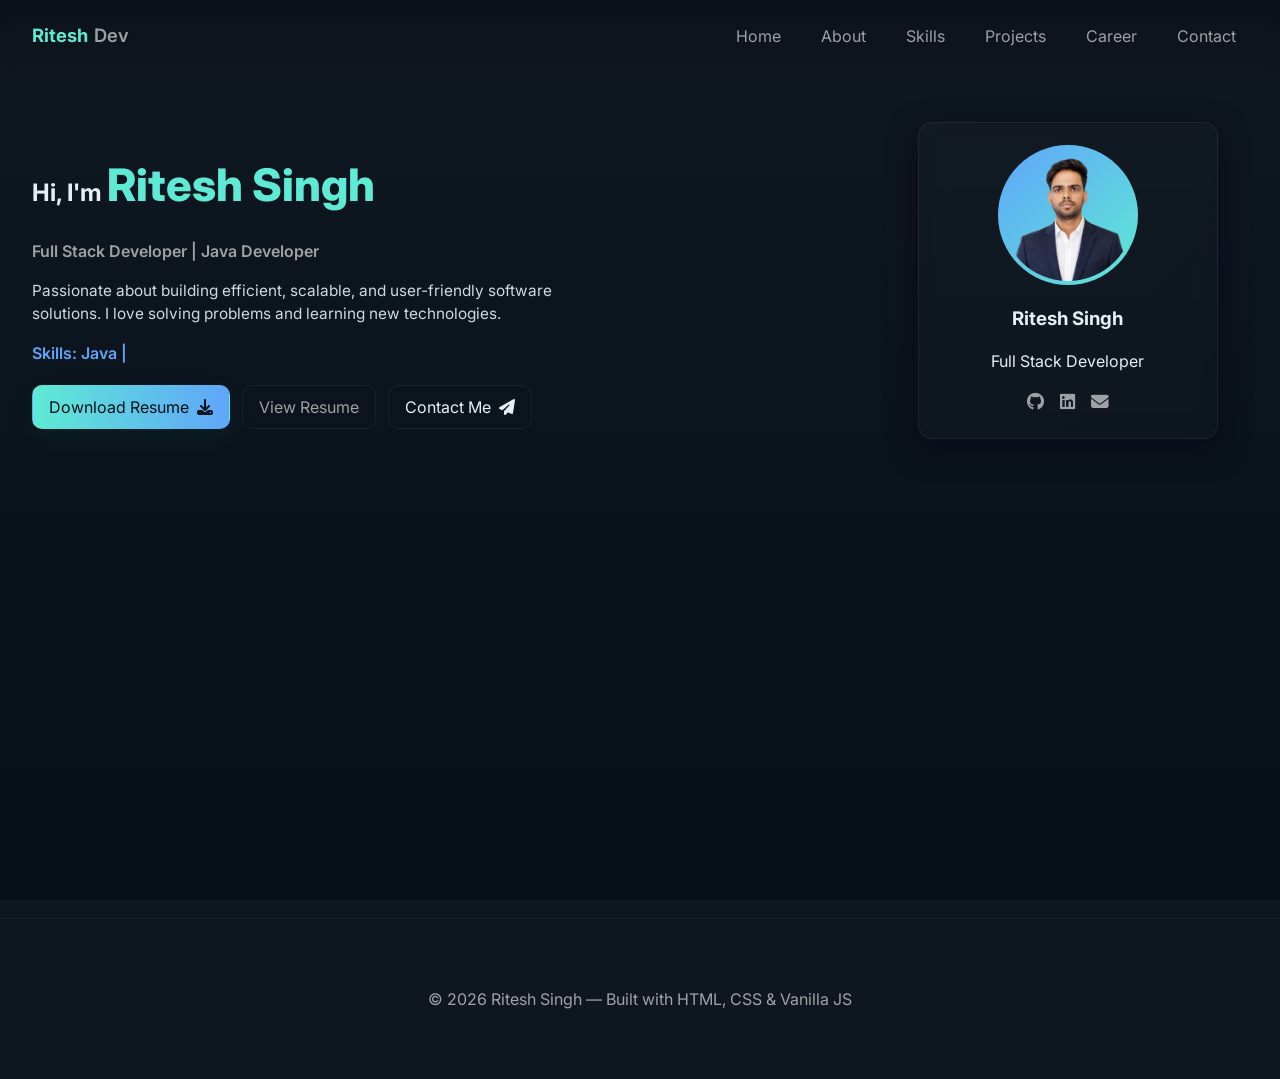
<file: index.html>
<!doctype html>
<html lang="en">

<head>
  <meta charset="utf-8" />
  <meta name="viewport" content="width=device-width, initial-scale=1" />
  <meta name="description" content="Ritesh Singh - Full Stack Developer portfolio" />
  <title>Ritesh Singh — Full Stack Developer</title>
  <link rel="preconnect" href="https://fonts.googleapis.com">
  <link rel="preconnect" href="https://fonts.gstatic.com" crossorigin>
  <link href="https://fonts.googleapis.com/css2?family=Inter:wght@300;400;600;700;800&display=swap" rel="stylesheet">
  <link rel="stylesheet" href="https://cdnjs.cloudflare.com/ajax/libs/font-awesome/6.5.0/css/all.min.css"
    crossorigin="anonymous" referrerpolicy="no-referrer" />
  <link rel="stylesheet" href="style.css" />
  <script>document.documentElement.classList.add('js');</script>
</head>

<body>
  <!-- Loading overlay -->
  <div id="loading" class="loading">
    <div class="spinner"></div>
  </div>

  <header class="site-header" id="top">
    <div class="container nav">
      <a href="index.html" class="logo">Ritesh<span>Dev</span></a>
      <ul class="nav-links">
        <li><a href="index.html" class="nav-link active">Home</a></li>
        <li><a href="about.html" class="nav-link">About</a></li>
        <li><a href="skills.html" class="nav-link">Skills</a></li>
        <li><a href="projects.html" class="nav-link">Projects</a></li>
        <li><a href="career.html" class="nav-link">Career</a></li>
        <li><a href="contact.html" class="nav-link">Contact</a></li>
      </ul>
      <button class="nav-toggle" aria-label="Toggle navigation"><i class="fa fa-bars"></i></button>
    </div>
  </header>

  <main>
    <!-- Hero -->
    <section id="home" class="hero">
      <div class="container">
        <div class="hero-left">
          <h1>Hi, I'm <span class="name">Ritesh Singh</span></h1>
          <p class="subtitle">Full Stack Developer | Java Developer</p>
          <p class="lead">Passionate about building efficient, scalable, and user-friendly software solutions. I love
            solving problems and learning new technologies.</p>

          <div class="typing">Skills: <span id="typing"></span><span class="cursor">|</span></div>

          <div class="hero-ctas">
            <a class="btn primary" href="assets/resume/Ritesh_Singh_Resume.pdf" download>Download Resume <i
                class="fa fa-download"></i></a>
            <a class="btn outline" href="assets/resume/Ritesh_Singh_Resume.pdf" target="_blank" rel="noopener">View
              Resume</a>
            <a class="btn outline" href="contact.html">Contact Me <i class="fa fa-paper-plane"></i></a>
          </div>
        </div>

        <aside class="hero-right" aria-labelledby="profile-heading">
          <div class="card glass profile-card">
            <img src="assets/images/profile.png" alt="Profile" class="profile-img" />
            <div class="profile-info">
              <h3 id="profile-heading">Ritesh Singh</h3>
              <p>Full Stack Developer</p>
              <div class="socials">
                <a href="https://github.com/ritesh1145" aria-label="GitHub" target="_blank" rel="noopener noreferrer"><i
                    class="fa-brands fa-github"></i></a>
                <a href="https://www.linkedin.com/in/ritesh-singh-591aba2a6" aria-label="LinkedIn" target="_blank"
                  rel="noopener noreferrer"><i class="fa-brands fa-linkedin"></i></a>
                <a href="mailto:riteshs1145@gmail.com" aria-label="Email"><i class="fa fa-envelope"></i></a>
              </div>
            </div>
          </div>
        </aside>
      </div>
    </section>

    <!-- 'More' section removed per request -->
  </main>

  <button id="backToTop" class="back-to-top" aria-label="Back to top"><i class="fa fa-angle-up"></i></button>

  <footer class="site-footer">
    <div class="container">© <span id="year"></span> Ritesh Singh — Built with HTML, CSS &amp; Vanilla JS</div>
  </footer>

  <script src="script.js"></script>
</body>

</html>
</file>
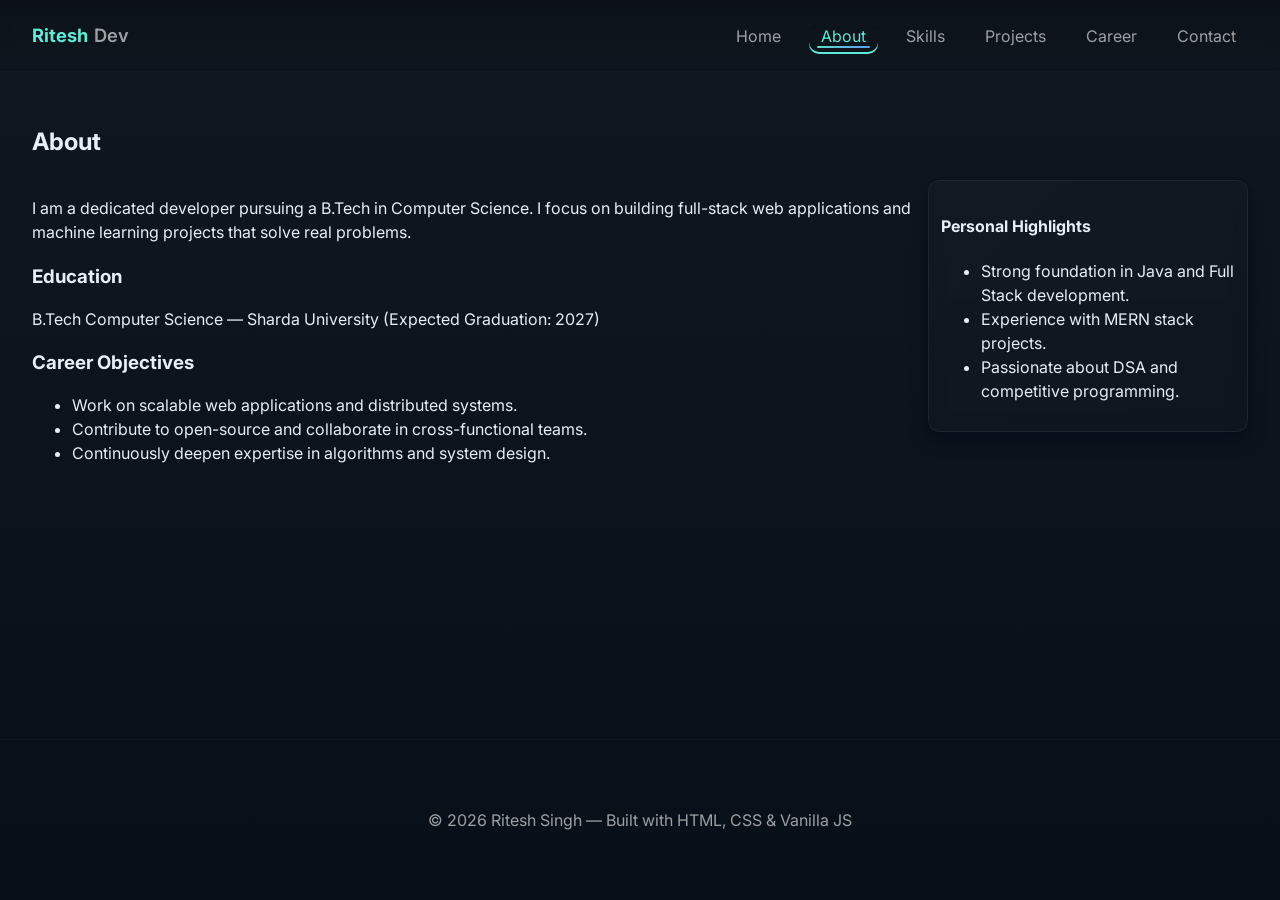
<file: about.html>
<!doctype html>
<html lang="en">

<head>
  <meta charset="utf-8" />
  <meta name="viewport" content="width=device-width, initial-scale=1" />
  <meta name="description" content="About — Ritesh Singh" />
  <title>About — Ritesh Singh</title>
  <link rel="preconnect" href="https://fonts.googleapis.com">
  <link rel="preconnect" href="https://fonts.gstatic.com" crossorigin>
  <link href="https://fonts.googleapis.com/css2?family=Inter:wght@300;400;600;700;800&display=swap" rel="stylesheet">
  <link rel="stylesheet" href="https://cdnjs.cloudflare.com/ajax/libs/font-awesome/6.5.0/css/all.min.css"
    crossorigin="anonymous" referrerpolicy="no-referrer" />
  <link rel="stylesheet" href="style.css" />
  <script>document.documentElement.classList.add('js');</script>
</head>

<body>
  <header class="site-header" id="top">
    <div class="container nav">
      <a href="index.html" class="logo">Ritesh<span>Dev</span></a>
      <ul class="nav-links">
        <li><a href="index.html" class="nav-link">Home</a></li>
        <li><a href="about.html" class="nav-link active">About</a></li>
        <li><a href="skills.html" class="nav-link">Skills</a></li>
        <li><a href="projects.html" class="nav-link">Projects</a></li>
        <li><a href="career.html" class="nav-link">Career</a></li>
        <li><a href="contact.html" class="nav-link">Contact</a></li>
      </ul>
      <button class="nav-toggle" aria-label="Toggle navigation"><i class="fa fa-bars"></i></button>
    </div>
  </header>

  <main class="container">
    <section class="about reveal">
      <h1>About</h1>
      <div class="about-grid">
        <div class="about-text">
          <p>I am a dedicated developer pursuing a B.Tech in Computer Science. I focus on building full-stack web
            applications and machine learning projects that solve real problems.</p>
          <h3>Education</h3>
          <p>B.Tech Computer Science — Sharda University (Expected Graduation: 2027)</p>
          <h3>Career Objectives</h3>
          <ul>
            <li>Work on scalable web applications and distributed systems.</li>
            <li>Contribute to open-source and collaborate in cross-functional teams.</li>
            <li>Continuously deepen expertise in algorithms and system design.</li>
          </ul>
        </div>
        <div class="about-highlights">
          <div class="card glass highlight">
            <h4>Personal Highlights</h4>
            <ul>
              <li>Strong foundation in Java and Full Stack development.</li>
              <li>Experience with MERN stack projects.</li>
              <li>Passionate about DSA and competitive programming.</li>
            </ul>
          </div>
        </div>
      </div>
    </section>
  </main>

  <footer class="site-footer">
    <div class="container">© <span id="year"></span> Ritesh Singh — Built with HTML, CSS &amp; Vanilla JS</div>
  </footer>

  <script src="script.js"></script>
</body>

</html>
</file>
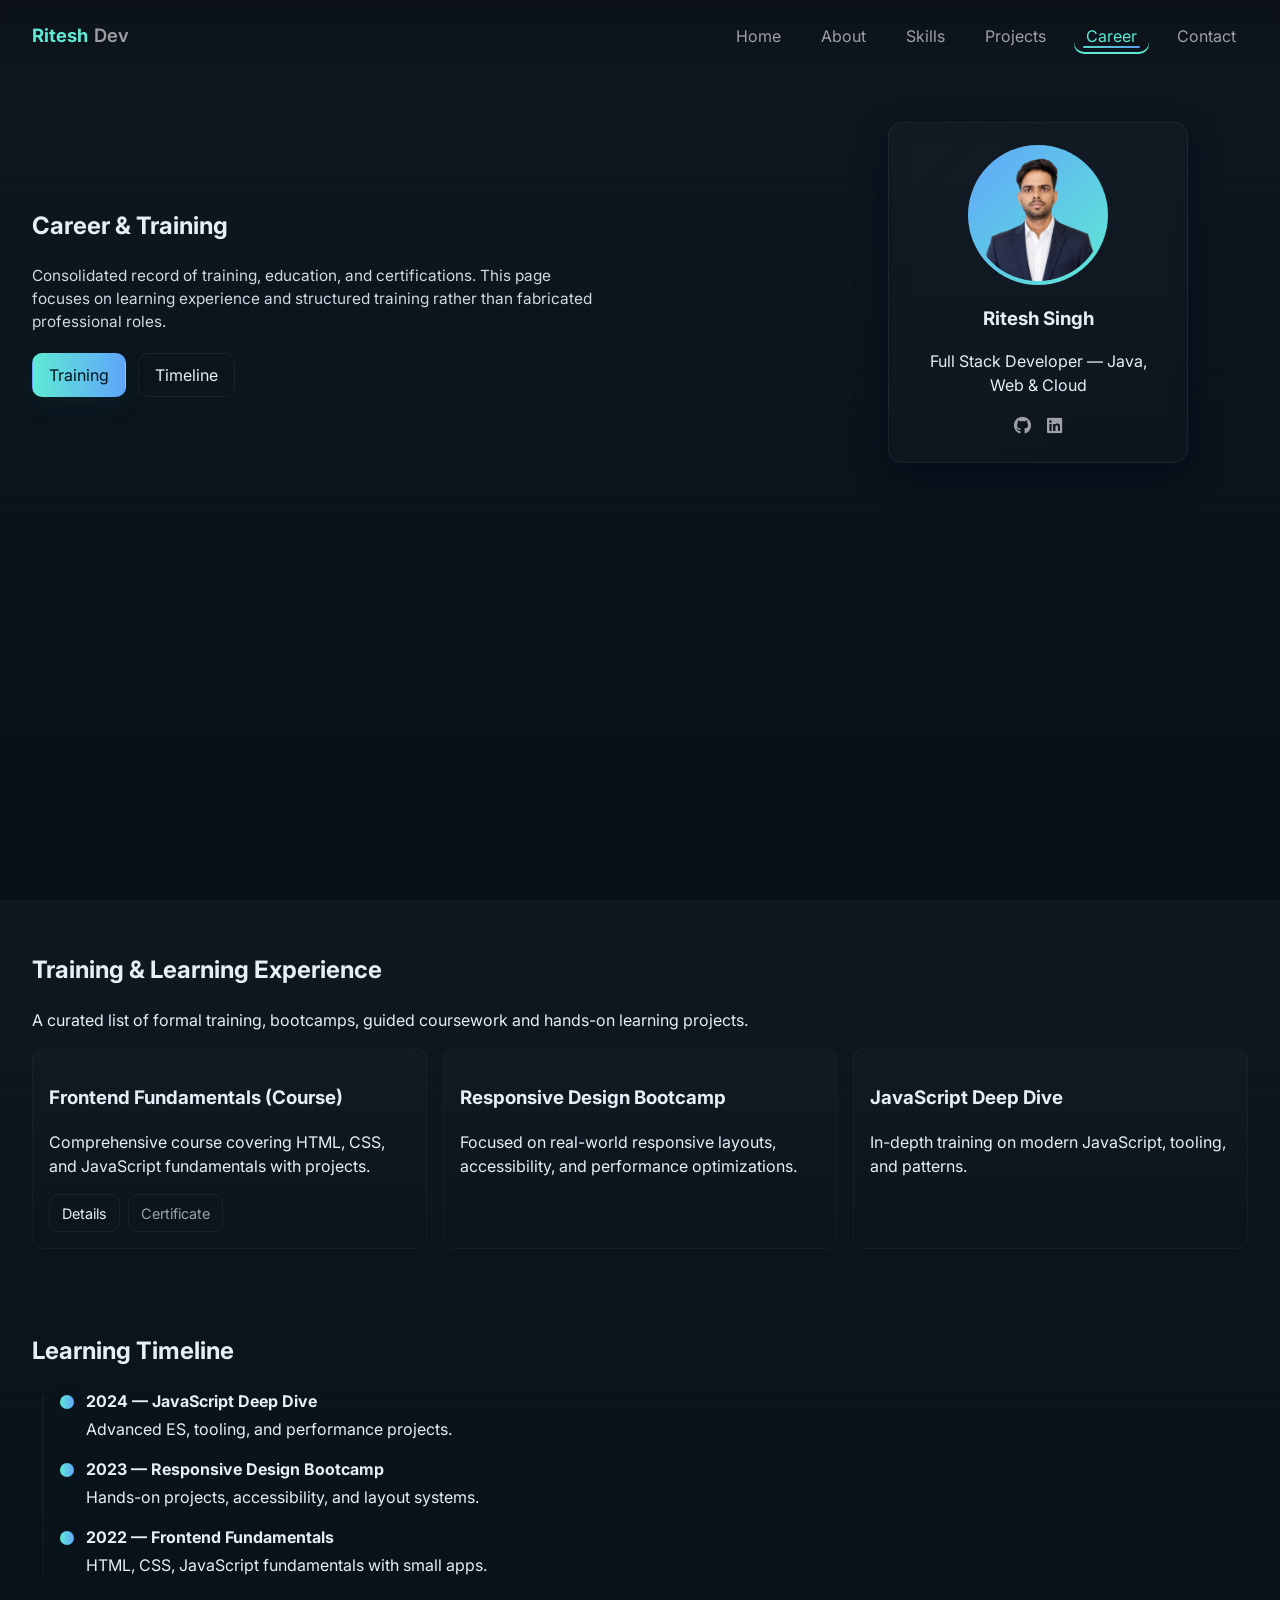
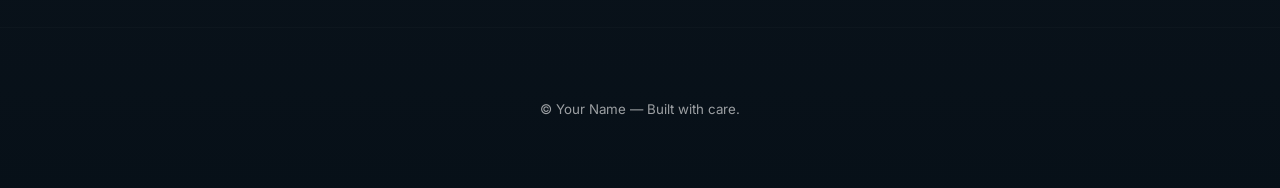
<file: career.html>
<!doctype html>
<html lang="en">

<head>
  <meta charset="utf-8">
  <meta name="viewport" content="width=device-width,initial-scale=1">
  <title>Career — Ritesh Singh</title>
  <link rel="preconnect" href="https://fonts.googleapis.com">
  <link rel="preconnect" href="https://fonts.gstatic.com" crossorigin>
  <link href="https://fonts.googleapis.com/css2?family=Inter:wght@300;400;600;700;800&display=swap" rel="stylesheet">
  <link rel="stylesheet" href="https://cdnjs.cloudflare.com/ajax/libs/font-awesome/6.5.0/css/all.min.css"
    crossorigin="anonymous" referrerpolicy="no-referrer" />
  <link rel="stylesheet" href="style.css">
  <script>document.documentElement.classList.add('js');</script>
</head>

<body>
  <header class="site-header" id="top">
    <div class="container nav">
      <a href="index.html" class="logo">Ritesh<span>Dev</span></a>
      <ul class="nav-links">
        <li><a href="index.html" class="nav-link">Home</a></li>
        <li><a href="about.html" class="nav-link">About</a></li>
        <li><a href="skills.html" class="nav-link">Skills</a></li>
        <li><a href="projects.html" class="nav-link">Projects</a></li>
        <li><a href="career.html" class="nav-link active">Career</a></li>
        <li><a href="contact.html" class="nav-link">Contact</a></li>
      </ul>
      <button class="nav-toggle" aria-label="Toggle navigation"><i class="fa fa-bars"></i></button>
    </div>
  </header>

  <main>
    <section class="section hero">
      <div class="container">
        <div class="hero-left">
          <h1>Career & Training</h1>
          <p class="lead">Consolidated record of training, education, and certifications. This page focuses on learning
            experience and structured training rather than fabricated professional roles.</p>
          <div class="hero-ctas">
            <a class="btn primary" href="#training">Training</a>
            <a class="btn outline" href="#timeline">Timeline</a>
          </div>
        </div>

        <aside class="profile-card glass">
          <img src="assets/images/profile.png" alt="Ritesh Singh" class="profile-img">
          <div class="profile-info">
            <h3>Ritesh Singh</h3>
            <p class="muted">Full Stack Developer — Java, Web & Cloud</p>
            <div class="socials">
              <a href="https://github.com/ritesh1145" aria-label="GitHub" target="_blank" rel="noopener noreferrer"><i
                  class="fa-brands fa-github"></i></a>
              <a href="https://www.linkedin.com/in/ritesh-singh-591aba2a6" aria-label="LinkedIn" target="_blank"
                rel="noopener noreferrer"><i class="fa-brands fa-linkedin"></i></a>
            </div>
          </div>
        </aside>
      </div>
    </section>

    <section id="training" class="section">
      <div class="container">
        <h2>Training & Learning Experience</h2>
        <p class="muted">A curated list of formal training, bootcamps, guided coursework and hands-on learning projects.
        </p>

        <div class="projects-grid" style="margin-top:1rem">
          <article class="project-card">
            <div class="project-body">
              <h3>Frontend Fundamentals (Course)</h3>
              <p class="muted">Comprehensive course covering HTML, CSS, and JavaScript fundamentals with projects.</p>
              <div class="project-actions">
                <a class="btn small outline" href="#">Details</a>
                <a class="btn small view" href="#">Certificate</a>
              </div>
            </div>
          </article>

          <article class="project-card">
            <div class="project-body">
              <h3>Responsive Design Bootcamp</h3>
              <p class="muted">Focused on real-world responsive layouts, accessibility, and performance optimizations.
              </p>
            </div>
          </article>

          <article class="project-card">
            <div class="project-body">
              <h3>JavaScript Deep Dive</h3>
              <p class="muted">In-depth training on modern JavaScript, tooling, and patterns.</p>
            </div>
          </article>
        </div>
      </div>
    </section>

    <section id="timeline" class="section">
      <div class="container">
        <h2>Learning Timeline</h2>
        <div class="timeline" style="margin-top:1rem">
          <div class="timeline-item">
            <div class="timeline-marker"></div>
            <div class="timeline-body">
              <h4>2024 — JavaScript Deep Dive</h4>
              <p class="muted">Advanced ES, tooling, and performance projects.</p>
            </div>
          </div>
          <div class="timeline-item">
            <div class="timeline-marker"></div>
            <div class="timeline-body">
              <h4>2023 — Responsive Design Bootcamp</h4>
              <p class="muted">Hands-on projects, accessibility, and layout systems.</p>
            </div>
          </div>
          <div class="timeline-item">
            <div class="timeline-marker"></div>
            <div class="timeline-body">
              <h4>2022 — Frontend Fundamentals</h4>
              <p class="muted">HTML, CSS, JavaScript fundamentals with small apps.</p>
            </div>
          </div>
        </div>
      </div>
    </section>

  </main>

  <footer class="site-footer">
    <div class="container">
      <small>© Your Name — Built with care.</small>
    </div>
  </footer>

  <script src="script.js"></script>
</body>

</html>
</file>
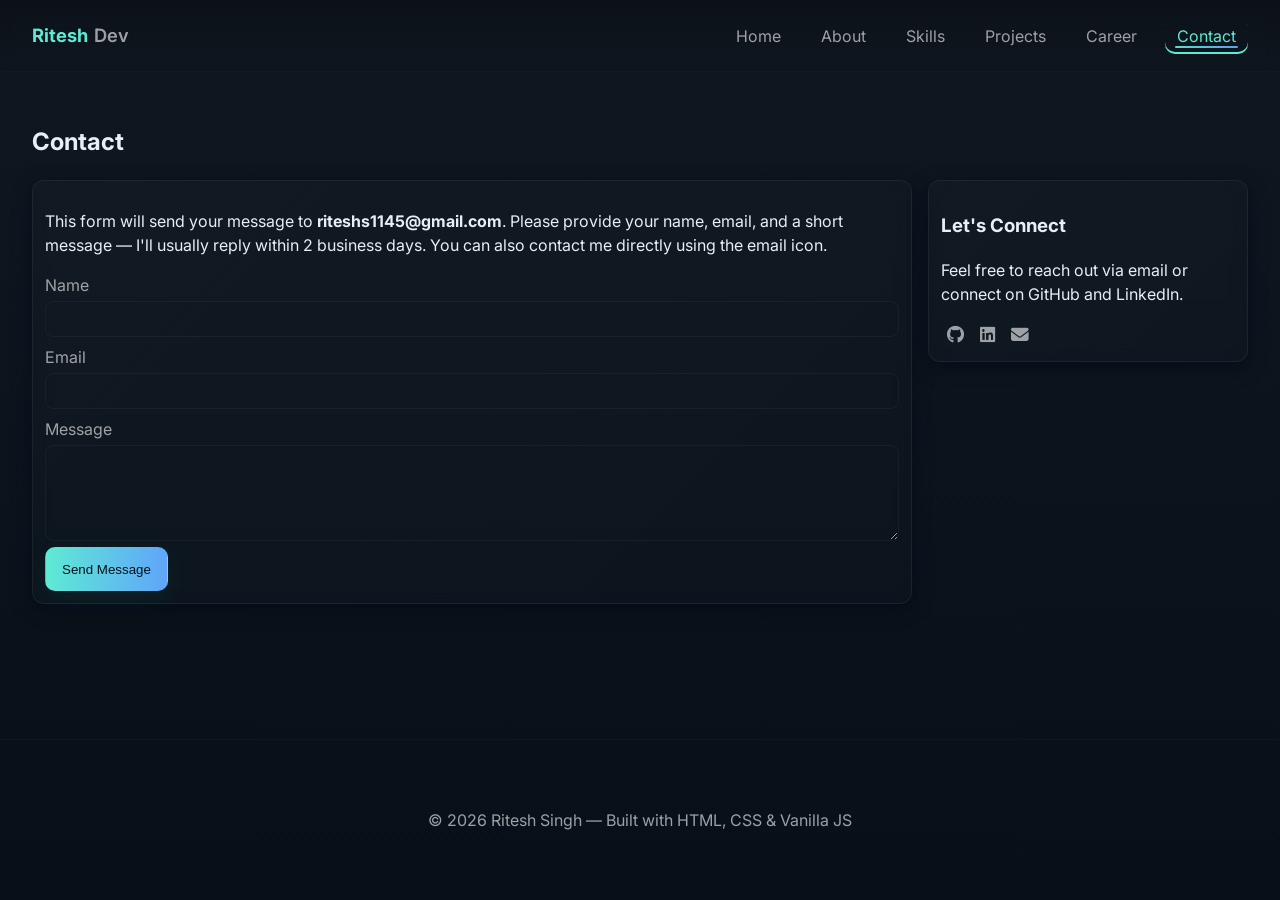
<file: contact.html>
<!doctype html>
<html lang="en">

<head>
  <meta charset="utf-8" />
  <meta name="viewport" content="width=device-width, initial-scale=1" />
  <meta name="description" content="Contact — Ritesh Singh" />
  <title>Contact — Ritesh Singh</title>
  <link rel="preconnect" href="https://fonts.googleapis.com">
  <link rel="preconnect" href="https://fonts.gstatic.com" crossorigin>
  <link href="https://fonts.googleapis.com/css2?family=Inter:wght@300;400;600;700;800&display=swap" rel="stylesheet">
  <link rel="stylesheet" href="https://cdnjs.cloudflare.com/ajax/libs/font-awesome/6.5.0/css/all.min.css"
    crossorigin="anonymous" referrerpolicy="no-referrer" />
  <link rel="stylesheet" href="style.css" />
  <script>document.documentElement.classList.add('js');</script>
</head>

<body>
  <header class="site-header" id="top">
    <div class="container nav">
      <a href="index.html" class="logo">Ritesh<span>Dev</span></a>
      <ul class="nav-links">
        <li><a href="index.html" class="nav-link">Home</a></li>
        <li><a href="about.html" class="nav-link">About</a></li>
        <li><a href="skills.html" class="nav-link">Skills</a></li>
        <li><a href="projects.html" class="nav-link">Projects</a></li>
        <li><a href="career.html" class="nav-link">Career</a></li>
        <li><a href="contact.html" class="nav-link active">Contact</a></li>
      </ul>
      <button class="nav-toggle" aria-label="Toggle navigation"><i class="fa fa-bars"></i></button>
    </div>
  </header>

  <main class="container">
    <section class="contact reveal">
      <h1>Contact</h1>
      <div class="contact-grid">
        <form id="contactForm" class="contact-form card glass">
          <p class="form-explain">This form will send your message to <strong>riteshs1145@gmail.com</strong>. Please
            provide your name, email, and a short message — I'll usually reply within 2 business days. You can also
            contact me directly using the email icon.</p>

          <label for="name">Name</label>
          <input id="name" name="name" required />

          <label for="email">Email</label>
          <input id="email" name="email" type="email" required />

          <label for="message">Message</label>
          <textarea id="message" name="message" rows="5" required></textarea>

          <button type="submit" class="btn primary">Send Message</button>
        </form>

        <div class="contact-info">
          <div class="card glass">
            <h3>Let's Connect</h3>
            <p>Feel free to reach out via email or connect on GitHub and LinkedIn.</p>
            <div class="socials big">
              <a href="https://github.com/ritesh1145" aria-label="GitHub" target="_blank" rel="noopener noreferrer"><i
                  class="fa-brands fa-github"></i></a>
              <a href="https://www.linkedin.com/in/ritesh-singh-591aba2a6" aria-label="LinkedIn" target="_blank"
                rel="noopener noreferrer"><i class="fa-brands fa-linkedin"></i></a>
              <a href="mailto:riteshs1145@gmail.com" aria-label="Email"><i class="fa fa-envelope"></i></a>
            </div>
          </div>
        </div>
      </div>
    </section>
  </main>

  <footer class="site-footer">
    <div class="container">© <span id="year"></span> Ritesh Singh — Built with HTML, CSS &amp; Vanilla JS</div>
  </footer>

  <script src="script.js"></script>
</body>

</html>
</file>
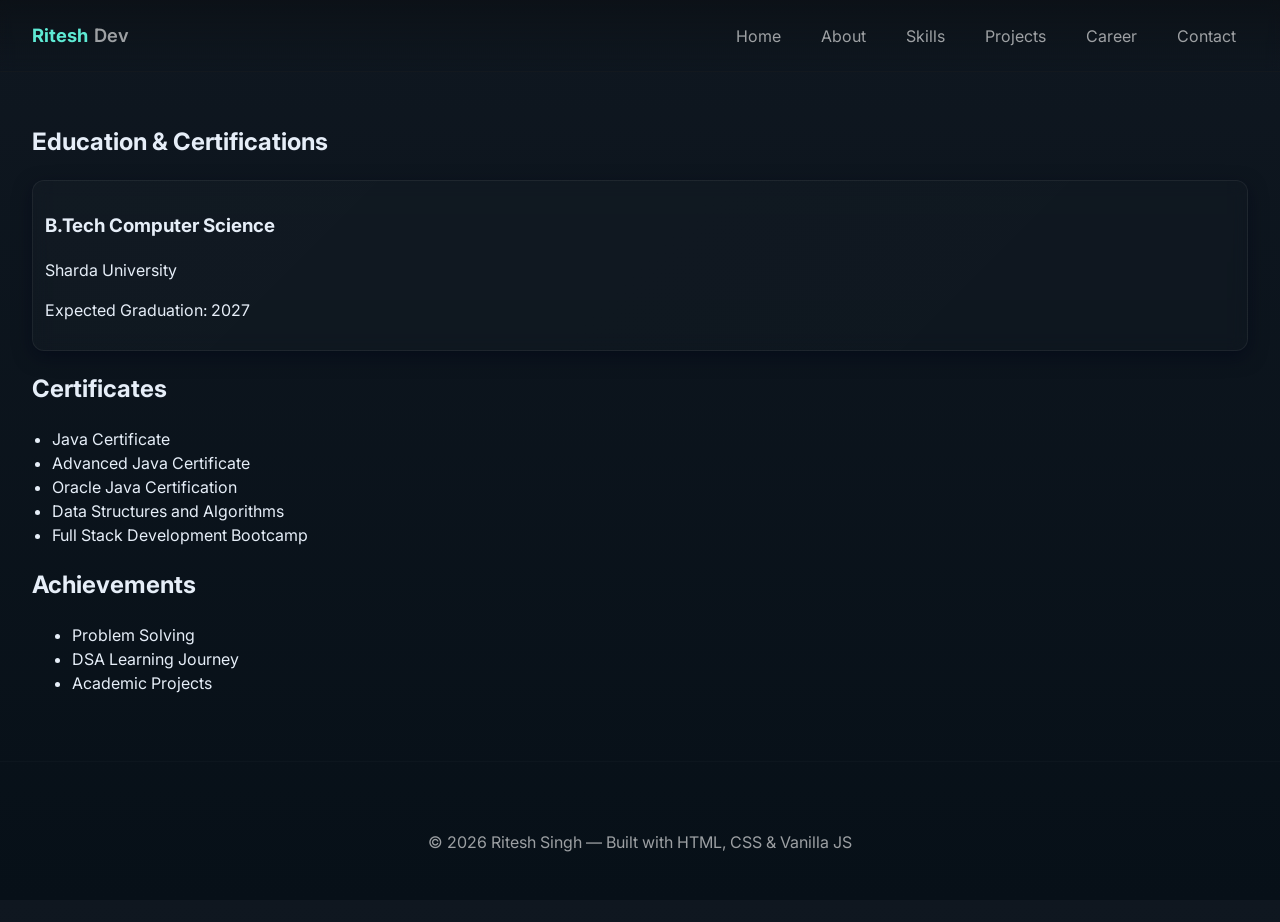
<file: education.html>
<!doctype html>
<html lang="en">

<head>
  <meta charset="utf-8" />
  <meta name="viewport" content="width=device-width, initial-scale=1" />
  <meta name="description" content="Education — Ritesh Singh" />
  <title>Education — Ritesh Singh</title>
  <link rel="preconnect" href="https://fonts.googleapis.com">
  <link rel="preconnect" href="https://fonts.gstatic.com" crossorigin>
  <link href="https://fonts.googleapis.com/css2?family=Inter:wght@300;400;600;700;800&display=swap" rel="stylesheet">
  <link rel="stylesheet" href="https://cdnjs.cloudflare.com/ajax/libs/font-awesome/6.5.0/css/all.min.css"
    crossorigin="anonymous" referrerpolicy="no-referrer" />
  <link rel="stylesheet" href="style.css" />
  <script>document.documentElement.classList.add('js');</script>
</head>

<body>
  <header class="site-header" id="top">
    <div class="container nav">
      <a href="index.html" class="logo">Ritesh<span>Dev</span></a>
      <ul class="nav-links">
        <li><a href="index.html" class="nav-link">Home</a></li>
        <li><a href="about.html" class="nav-link">About</a></li>
        <li><a href="skills.html" class="nav-link">Skills</a></li>
        <li><a href="projects.html" class="nav-link">Projects</a></li>
        <li><a href="career.html" class="nav-link">Career</a></li>
        <li><a href="contact.html" class="nav-link">Contact</a></li>
      </ul>
      <button class="nav-toggle" aria-label="Toggle navigation"><i class="fa fa-bars"></i></button>
    </div>
  </header>

  <main class="container">
    <section class="education reveal">
      <h1>Education &amp; Certifications</h1>
      <div class="education-grid">
        <div class="card glass">
          <h3>B.Tech Computer Science</h3>
          <p>Sharda University</p>
          <p>Expected Graduation: 2027</p>
        </div>
      </div>

      <h2>Certificates</h2>
      <div class="certs">
        <ul>
          <li>Java Certificate</li>
          <li>Advanced Java Certificate</li>
          <li>Oracle Java Certification</li>
          <li>Data Structures and Algorithms</li>
          <li>Full Stack Development Bootcamp</li>
        </ul>
      </div>

      <h2>Achievements</h2>
      <ul>
        <li>Problem Solving</li>
        <li>DSA Learning Journey</li>
        <li>Academic Projects</li>
      </ul>
    </section>
  </main>

  <footer class="site-footer">
    <div class="container">© <span id="year"></span> Ritesh Singh — Built with HTML, CSS &amp; Vanilla JS</div>
  </footer>

  <script src="script.js"></script>
</body>

</html>
</file>
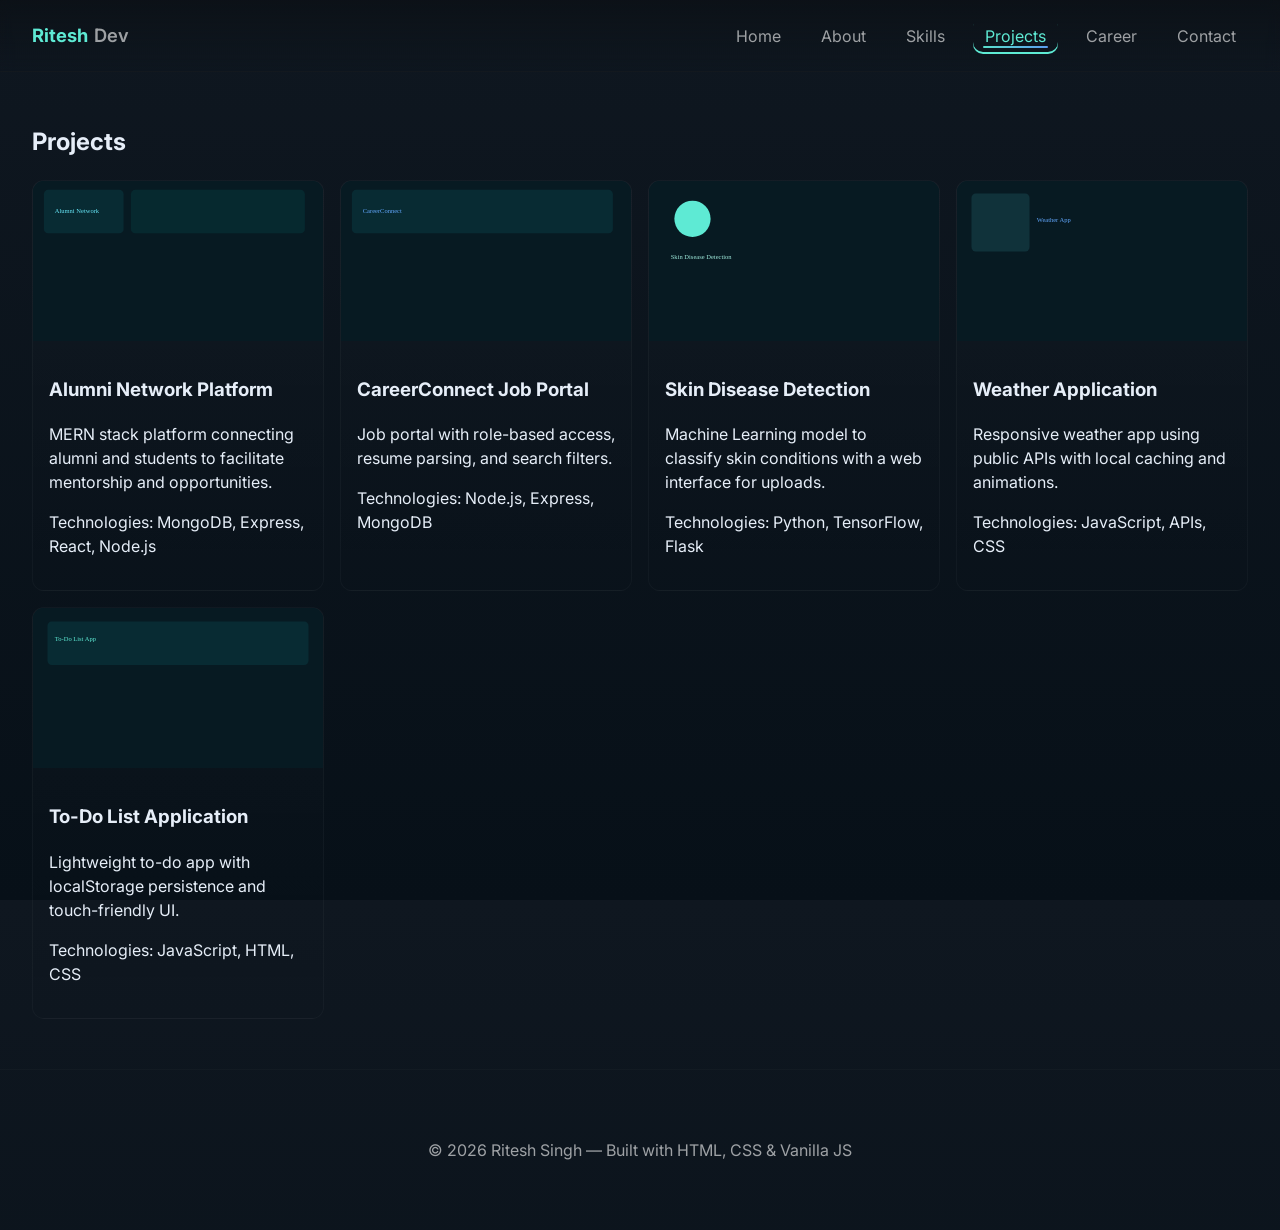
<file: projects.html>
<!doctype html>
<html lang="en">

<head>
  <meta charset="utf-8" />
  <meta name="viewport" content="width=device-width, initial-scale=1" />
  <meta name="description" content="Projects — Ritesh Singh" />
  <title>Projects — Ritesh Singh</title>
  <link rel="preconnect" href="https://fonts.googleapis.com">
  <link rel="preconnect" href="https://fonts.gstatic.com" crossorigin>
  <link href="https://fonts.googleapis.com/css2?family=Inter:wght@300;400;600;700;800&display=swap" rel="stylesheet">
  <link rel="stylesheet" href="https://cdnjs.cloudflare.com/ajax/libs/font-awesome/6.5.0/css/all.min.css"
    crossorigin="anonymous" referrerpolicy="no-referrer" />
  <link rel="stylesheet" href="style.css" />
  <script>document.documentElement.classList.add('js');</script>
</head>

<body>
  <header class="site-header" id="top">
    <div class="container nav">
      <a href="index.html" class="logo">Ritesh<span>Dev</span></a>
      <ul class="nav-links">
        <li><a href="index.html" class="nav-link">Home</a></li>
        <li><a href="about.html" class="nav-link">About</a></li>
        <li><a href="skills.html" class="nav-link">Skills</a></li>
        <li><a href="projects.html" class="nav-link active">Projects</a></li>
        <li><a href="career.html" class="nav-link">Career</a></li>
        <li><a href="contact.html" class="nav-link">Contact</a></li>
      </ul>
      <button class="nav-toggle" aria-label="Toggle navigation"><i class="fa fa-bars"></i></button>
    </div>
  </header>

  <main class="container">
    <section class="projects reveal">
      <h1>Projects</h1>
      <div class="projects-grid">
        <article class="project-card">
          <img src="assets/images/project1.svg" alt="Alumni Network Platform" />
          <div class="project-body">
            <h3>Alumni Network Platform</h3>
            <p>MERN stack platform connecting alumni and students to facilitate mentorship and opportunities.</p>
            <p class="tech">Technologies: MongoDB, Express, React, Node.js</p>
          </div>
        </article>

        <article class="project-card">
          <img src="assets/images/project2.svg" alt="CareerConnect Job Portal" />
          <div class="project-body">
            <h3>CareerConnect Job Portal</h3>
            <p>Job portal with role-based access, resume parsing, and search filters.</p>
            <p class="tech">Technologies: Node.js, Express, MongoDB</p>
          </div>
        </article>

        <article class="project-card">
          <img src="assets/images/project3.svg" alt="Skin Disease Detection" />
          <div class="project-body">
            <h3>Skin Disease Detection</h3>
            <p>Machine Learning model to classify skin conditions with a web interface for uploads.</p>
            <p class="tech">Technologies: Python, TensorFlow, Flask</p>
          </div>
        </article>

        <article class="project-card">
          <img src="assets/images/project4.svg" alt="Weather Application" />
          <div class="project-body">
            <h3>Weather Application</h3>
            <p>Responsive weather app using public APIs with local caching and animations.</p>
            <p class="tech">Technologies: JavaScript, APIs, CSS</p>
          </div>
        </article>

        <article class="project-card">
          <img src="assets/images/project5.svg" alt="To-Do List" />
          <div class="project-body">
            <h3>To-Do List Application</h3>
            <p>Lightweight to-do app with localStorage persistence and touch-friendly UI.</p>
            <p class="tech">Technologies: JavaScript, HTML, CSS</p>
          </div>
        </article>
      </div>
    </section>
  </main>

  <footer class="site-footer">
    <div class="container">© <span id="year"></span> Ritesh Singh — Built with HTML, CSS &amp; Vanilla JS</div>
  </footer>

  <script src="script.js"></script>
</body>

</html>
</file>
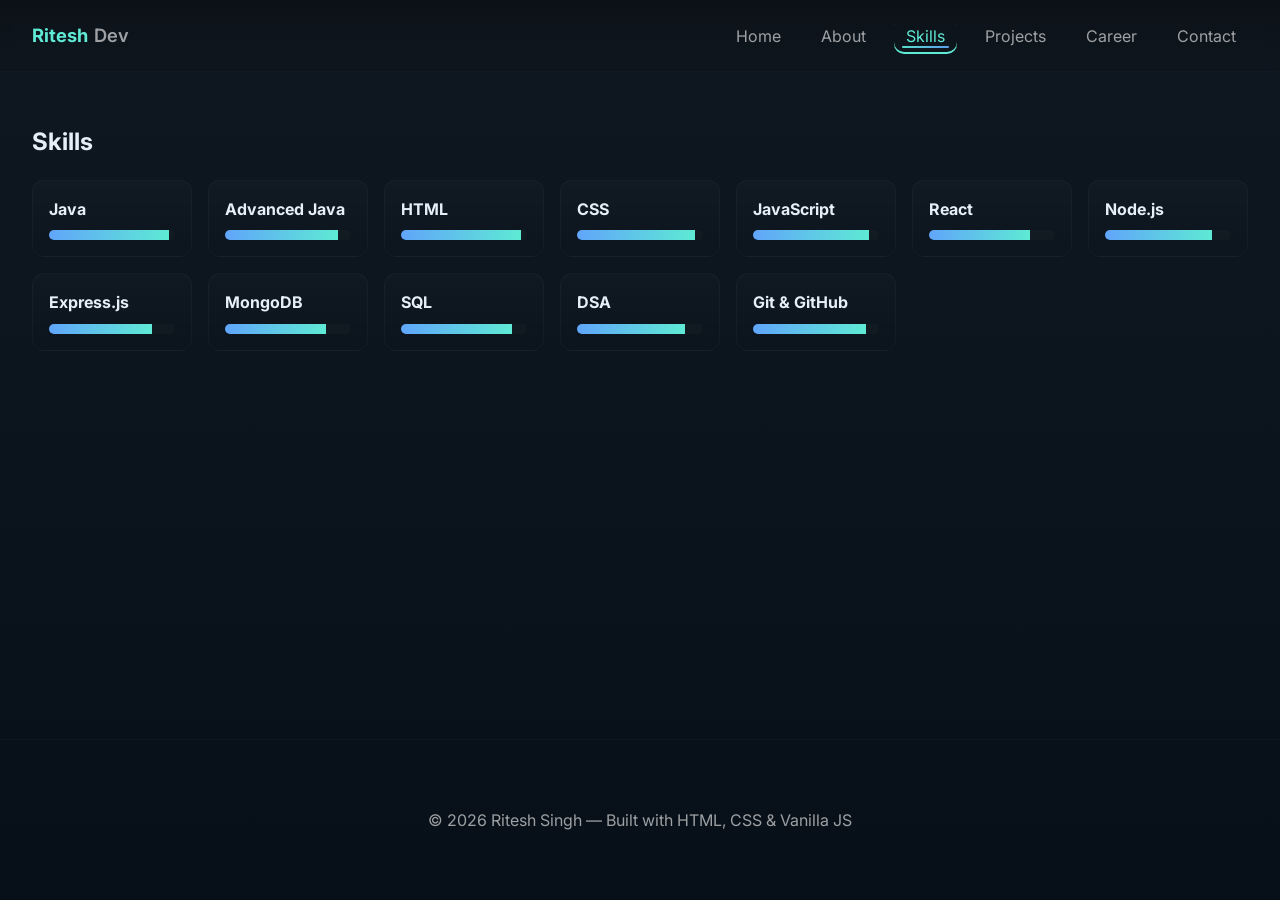
<file: skills.html>
<!doctype html>
<html lang="en">

<head>
  <meta charset="utf-8" />
  <meta name="viewport" content="width=device-width, initial-scale=1" />
  <meta name="description" content="Skills — Ritesh Singh" />
  <title>Skills — Ritesh Singh</title>
  <link rel="preconnect" href="https://fonts.googleapis.com">
  <link rel="preconnect" href="https://fonts.gstatic.com" crossorigin>
  <link href="https://fonts.googleapis.com/css2?family=Inter:wght@300;400;600;700;800&display=swap" rel="stylesheet">
  <link rel="stylesheet" href="https://cdnjs.cloudflare.com/ajax/libs/font-awesome/6.5.0/css/all.min.css"
    crossorigin="anonymous" referrerpolicy="no-referrer" />
  <link rel="stylesheet" href="style.css" />
  <script>document.documentElement.classList.add('js');</script>
</head>

<body>
  <header class="site-header" id="top">
    <div class="container nav">
      <a href="index.html" class="logo">Ritesh<span>Dev</span></a>
      <ul class="nav-links">
        <li><a href="index.html" class="nav-link">Home</a></li>
        <li><a href="about.html" class="nav-link">About</a></li>
        <li><a href="skills.html" class="nav-link active">Skills</a></li>
        <li><a href="projects.html" class="nav-link">Projects</a></li>
        <li><a href="career.html" class="nav-link">Career</a></li>
        <li><a href="contact.html" class="nav-link">Contact</a></li>
      </ul>
      <button class="nav-toggle" aria-label="Toggle navigation"><i class="fa fa-bars"></i></button>
    </div>
  </header>

  <main class="container">
    <section class="skills reveal">
      <h1>Skills</h1>
      <div class="skills-grid">
        <div class="skill-card" data-skill="95">
          <h4>Java</h4>
          <div class="bar"><span></span></div>
        </div>
        <div class="skill-card" data-skill="90">
          <h4>Advanced Java</h4>
          <div class="bar"><span></span></div>
        </div>
        <div class="skill-card" data-skill="95">
          <h4>HTML</h4>
          <div class="bar"><span></span></div>
        </div>
        <div class="skill-card" data-skill="94">
          <h4>CSS</h4>
          <div class="bar"><span></span></div>
        </div>
        <div class="skill-card" data-skill="92">
          <h4>JavaScript</h4>
          <div class="bar"><span></span></div>
        </div>
        <div class="skill-card" data-skill="80">
          <h4>React</h4>
          <div class="bar"><span></span></div>
        </div>
        <div class="skill-card" data-skill="85">
          <h4>Node.js</h4>
          <div class="bar"><span></span></div>
        </div>
        <div class="skill-card" data-skill="82">
          <h4>Express.js</h4>
          <div class="bar"><span></span></div>
        </div>
        <div class="skill-card" data-skill="80">
          <h4>MongoDB</h4>
          <div class="bar"><span></span></div>
        </div>
        <div class="skill-card" data-skill="88">
          <h4>SQL</h4>
          <div class="bar"><span></span></div>
        </div>
        <div class="skill-card" data-skill="86">
          <h4>DSA</h4>
          <div class="bar"><span></span></div>
        </div>
        <div class="skill-card" data-skill="90">
          <h4>Git &amp; GitHub</h4>
          <div class="bar"><span></span></div>
        </div>
      </div>
    </section>
  </main>

  <footer class="site-footer">
    <div class="container">© <span id="year"></span> Ritesh Singh — Built with HTML, CSS &amp; Vanilla JS</div>
  </footer>

  <script src="script.js"></script>
</body>

</html>
</file>
<file: style.css>
/*
  style.css
  Modern dark theme with glassmorphism, responsive layout, and variables.
*/

:root {
  --bg: #0f1720;
  --surface: rgba(255, 255, 255, 0.04);
  --muted: rgba(255, 255, 255, 0.6);
  --accent: #5eead4;
  --accent-2: #60a5fa;
  --glass: rgba(255, 255, 255, 0.04);
  --glass-2: rgba(255, 255, 255, 0.02);
  --glass-border: rgba(255, 255, 255, 0.06);
  --radius: 12px;
  --max-width: 1300px;
  --nav-height: 72px;
  --section-gap: 72px;
  --element-gap: 20px;
  --card-padding: 28px;
  --container-padding: clamp(0.75rem, 2.5vw, 3rem);
  --transition: 300ms cubic-bezier(.2, .9, .3, 1);
}

* {
  box-sizing: border-box
}

html {
  height: 100%;
  scroll-behavior: smooth;
}

body {
  margin: 0;
  min-height: 100vh;
  display: flex;
  flex-direction: column;
  font-family: Inter, system-ui, -apple-system, Segoe UI, Roboto, 'Helvetica Neue', Arial;
  background: linear-gradient(180deg, var(--bg) 0%, #071018 100%);
  color: #e6eef8;
  -webkit-font-smoothing: antialiased;
  -moz-osx-font-smoothing: grayscale;
  line-height: 1.5;
  overflow-x: hidden;
}

.container {
  width: 100%;
  max-width: var(--max-width);
  margin: 0 auto;
  padding: var(--container-padding);
}

main {
  flex: 1 0 auto;
}

.site-header {
  position: sticky;
  top: 0;
  z-index: 60;
  height: var(--nav-height);
  display: flex;
  align-items: center;
  background: linear-gradient(180deg, rgba(10, 14, 18, 0.6), transparent);
  backdrop-filter: blur(6px);
  border-bottom: 1px solid rgba(255, 255, 255, 0.03);
}

.nav {
  display: flex;
  align-items: center;
  justify-content: space-between;
  gap: var(--element-gap);
}

.logo {
  font-weight: 700;
  color: var(--accent);
  text-decoration: none;
  font-size: 1.15rem;
}

.logo span {
  color: var(--muted);
  font-weight: 600;
  margin-left: 6px;
}

.nav-links {
  display: flex;
  gap: 1rem;
  list-style: none;
  margin: 0;
  padding: 0;
  align-items: center;
}

.nav-link {
  color: var(--muted);
  text-decoration: none;
  padding: 0.5rem 0.75rem;
  border-radius: 10px;
  transition: color 180ms ease, background 180ms ease, transform 180ms ease;
}

.nav-link:hover {
  color: #fff;
  background: rgba(255, 255, 255, 0.02);
  transform: translateY(-2px);
}

.nav-link.active {
  color: var(--accent);
  box-shadow: inset 0 -2px 0 var(--accent);
}

.nav-toggle {
  display: none;
  background: none;
  border: 0;
  color: var(--muted);
  font-size: 1.2rem;
}

/* Utility: container-aligned content inside header */
.nav .container {
  display: flex;
  align-items: center;
  justify-content: space-between;
  width: 100%;
  padding: 0;
}

/* center logo visually: nav links on left, logo centered, toggle on right */
.nav .container .logo {
  order: 1;
  margin: 0;
}

.nav .container .nav-links {
  order: 2;
  margin-left: auto;
}

.nav .container .nav-toggle {
  order: 3;
}

/* nav underline animation */
.nav-link {
  position: relative;
}

.nav-link::after {
  content: '';
  position: absolute;
  left: 12%;
  right: 12%;
  bottom: 6px;
  height: 2px;
  background: linear-gradient(90deg, var(--accent), var(--accent-2));
  transform: scaleX(0);
  transform-origin: left center;
  transition: transform 220ms var(--transition);
  border-radius: 2px;
  opacity: 0.95;
}

.nav-link:hover::after,
.nav-link.active::after {
  transform: scaleX(1);
}

/* Hero */
.hero {
  /* outer section sizing; inner container provides columns */
  min-height: calc(100vh - var(--nav-height));
  padding: calc(var(--section-gap) / 4) 0;
}

/* inner grid for hero content so structure is consistent across pages */
.hero>.container {
  display: grid;
  grid-template-columns: 1fr minmax(260px, 360px);
  gap: var(--element-gap);
  align-items: center;
}

.hero-left .name {
  color: var(--accent);
  font-weight: 800;
  font-size: clamp(1.6rem, 3.6vw, 2.8rem);
}

.subtitle {
  color: var(--muted);
  margin-top: 0.25rem;
  font-weight: 600;
}

.lead {
  color: rgba(230, 238, 248, 0.9);
  max-width: 56ch;
  margin-top: 0.75rem;
  font-size: clamp(0.95rem, 1.2vw, 1.05rem);
}

.typing {
  margin-top: 1rem;
  color: var(--accent-2);
  font-weight: 600
}

.cursor {
  opacity: 1;
  animation: blink 1s steps(2) infinite;
  margin-left: 4px
}

@keyframes blink {
  50% {
    opacity: 0
  }
}

.hero-right {
  display: flex;
  justify-content: center;
  align-items: center;
}

/* ensure profile card aligns vertically with text */
.profile-card {
  align-self: center;
}

.card {
  background: var(--surface);
  padding: 0.75rem;
  border-radius: var(--radius);
  box-shadow: 0 6px 18px rgba(2, 6, 23, 0.5);
}

.glass {
  background: linear-gradient(135deg, rgba(255, 255, 255, 0.02), rgba(255, 255, 255, 0.01));
  border: 1px solid var(--glass-border);
  backdrop-filter: blur(8px);
}

.profile-card {
  display: flex;
  flex-direction: column;
  align-items: center;
  text-align: center;
  padding: calc(var(--card-padding) * 0.8);
  gap: 12px;
  width: 100%;
  max-width: 300px;
  border-radius: 14px;
  box-shadow: 0 10px 30px rgba(2, 6, 23, 0.55);
  transform: translateY(0);
  transition: transform 300ms var(--transition), box-shadow 300ms var(--transition);
}

.profile-card:hover {
  transform: translateY(-6px) scale(1.01);
  box-shadow: 0 20px 40px rgba(2, 6, 23, 0.6);
}

.profile-img {
  width: 140px;
  height: 140px;
  border-radius: 50%;
  background: linear-gradient(135deg, var(--accent-2), var(--accent));
  padding: 4px;
  display: block;
  object-fit: cover;
}

.profile-info h3 {
  margin: 0.5rem 0 0
}

.socials a {
  color: var(--muted);
  margin: 0 6px;
  font-size: 1.1rem;
  transition: color 180ms ease, transform 180ms ease;
}

.socials a:hover {
  color: var(--accent);
  transform: translateY(-3px);
}

.hero-ctas {
  margin-top: 1.25rem;
  display: flex;
  gap: 0.75rem;
  align-items: center;
}

.btn {
  display: inline-flex;
  align-items: center;
  justify-content: center;
  gap: 0.5rem;
  padding: 0 1rem;
  height: 44px;
  border-radius: 10px;
  text-decoration: none;
  color: inherit;
  transition: var(--transition);
  border: 1px solid transparent;
}

.btn.small {
  padding: 0 0.75rem;
  height: 38px;
  font-size: 0.9rem;
}

.btn.primary {
  background: linear-gradient(90deg, var(--accent), var(--accent-2));
  color: #02121a;
  box-shadow: 0 8px 24px rgba(6, 182, 172, 0.08);
}

.btn:hover {
  transform: translateY(-3px);
}

.btn.outline {
  background: transparent;
  border: 1px solid rgba(255, 255, 255, 0.06);
}

/* View button (opens resume) */
.btn.view,
.btn.outline[href$=".pdf"] {
  background: transparent;
  border: 1px solid rgba(255, 255, 255, 0.06);
  color: var(--muted);
}

/* About */
.about-grid {
  display: grid;
  grid-template-columns: 1fr 320px;
  gap: 1rem;
  align-items: start;
}

.about-text h3 {
  margin-bottom: 0.25rem
}

/* Skills */
.skills-grid {
  display: grid;
  grid-template-columns: repeat(auto-fit, minmax(160px, 1fr));
  gap: 1rem;
}

.skill-card {
  padding: 1rem;
  border-radius: 12px;
  background: linear-gradient(180deg, rgba(255, 255, 255, 0.02), transparent);
  border: 1px solid rgba(255, 255, 255, 0.03)
}

.skill-card h4 {
  margin: 0 0 0.6rem
}

.bar {
  background: var(--glass-2);
  height: 10px;
  border-radius: 999px;
  overflow: hidden
}

.bar span {
  display: block;
  height: 100%;
  background: linear-gradient(90deg, var(--accent-2), var(--accent));
  width: 0;
  transition: width 900ms cubic-bezier(.2, .9, .3, 1)
}

/* Projects */
.projects-grid {
  display: grid;
  grid-template-columns: repeat(auto-fit, minmax(240px, 1fr));
  gap: 1rem
}

.project-card {
  display: flex;
  flex-direction: column;
  background: linear-gradient(180deg, rgba(255, 255, 255, 0.02), transparent);
  border-radius: 12px;
  overflow: hidden;
  border: 1px solid rgba(255, 255, 255, 0.03);
}

.project-card img {
  width: 100%;
  height: 160px;
  object-fit: cover;
  background: #07202a;
}

.project-body {
  padding: 1rem
}

.project-actions {
  margin-top: 0.65rem;
  display: flex;
  gap: 0.5rem
}

/* Timeline */
.timeline {
  position: relative;
  padding-left: 28px;
  display: grid;
  gap: 1rem;
}

.timeline::before {
  content: '';
  position: absolute;
  left: 10px;
  top: 6px;
  bottom: 0;
  width: 2px;
  background: linear-gradient(180deg, rgba(255, 255, 255, 0.04), rgba(255, 255, 255, 0.02));
  border-radius: 2px;
}

.timeline-item {
  display: flex;
  gap: 12px;
  align-items: flex-start;
}

.timeline-marker {
  width: 14px;
  height: 14px;
  border-radius: 50%;
  background: linear-gradient(90deg, var(--accent), var(--accent-2));
  box-shadow: 0 6px 18px rgba(6, 182, 172, 0.08);
  flex: 0 0 14px;
  margin-top: 6px;
}

.timeline-body h4 {
  margin: 0 0 0.25rem
}

.timeline-body p {
  margin: 0
}

/* Education/Certificates/Achievements */
.education-grid {
  display: grid;
  grid-template-columns: 1fr;
  gap: 1rem
}

.certs ul,
.achievements ul {
  list-style: disc;
  padding-left: 1.25rem
}

/* Contact */
.contact-grid {
  display: grid;
  grid-template-columns: 1fr 320px;
  gap: 1rem;
}

.contact-form label {
  display: block;
  margin-top: 0.5rem;
  color: var(--muted)
}

.contact-form input,
.contact-form textarea {
  width: 100%;
  padding: 0.6rem;
  border-radius: 8px;
  border: 1px solid rgba(255, 255, 255, 0.04);
  background: transparent;
  color: inherit;
  margin-top: 0.25rem
}

/* Back to top */
.back-to-top {
  position: fixed;
  right: 18px;
  bottom: 18px;
  background: var(--accent);
  color: #012025;
  border: 0;
  padding: 0.6rem;
  border-radius: 10px;
  display: none;
  box-shadow: 0 6px 18px rgba(2, 6, 23, 0.6);
}

/* Footer */
.site-footer {
  padding: calc(var(--section-gap) / 2) 0;
  text-align: center;
  color: var(--muted);
  border-top: 1px solid rgba(255, 255, 255, 0.02);
  margin-top: calc(var(--section-gap) / 4);
}

/* Reveal animations */
.reveal {
  opacity: 0;
  transform: translateY(18px);
  transition: opacity 600ms ease, transform 600ms ease
}

.reveal.visible {
  opacity: 1;
  transform: none
}

/* Responsive (mobile-first) */
@media(min-width:760px) {
  .nav-toggle {
    display: none
  }
}

/* Responsive breakpoints */
@media (min-width: 1440px) {
  :root {
    --max-width: 1400px;
  }
}

@media (max-width: 1023px) {
  .hero>.container {
    grid-template-columns: 1fr 320px;
  }
}

@media (max-width: 767px) {
  .nav-links {
    position: fixed;
    top: var(--nav-height);
    left: 0;
    right: 0;
    margin: 0 auto;
    background: linear-gradient(180deg, rgba(6, 10, 14, 0.95), rgba(6, 10, 14, 0.98));
    backdrop-filter: blur(8px);
    padding: 1rem;
    border-radius: 0 0 12px 12px;
    flex-direction: column;
    gap: 0.25rem;
    display: none;
    align-items: center;
  }

  .nav-links.show {
    display: flex
  }

  .nav-toggle {
    display: inline-flex
  }

  .hero {
    /* outer section becomes single column; inner container stacks */
    grid-template-columns: 1fr;
    gap: 1rem;
    padding: 2rem 0
  }

  .hero>.container {
    grid-template-columns: 1fr;
  }

  .about-grid,
  .contact-grid {
    grid-template-columns: 1fr
  }

  .hero-right {
    order: -1
  }
}

/* Utility */
.hidden {
  display: none
}
</file>
